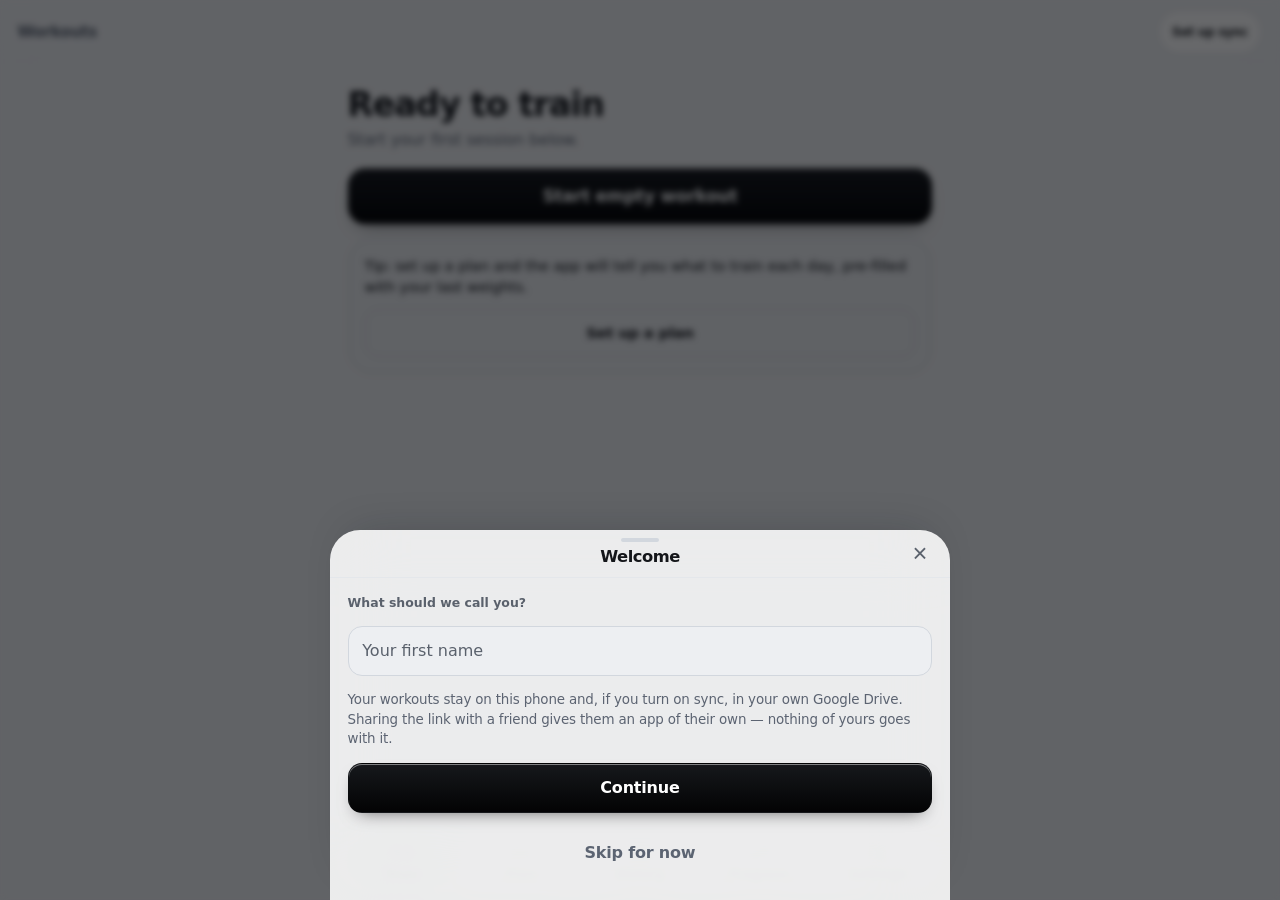
<file: index.html>
<!doctype html>
<html lang="en">
<head>
<meta charset="utf-8">
<title>Workout Tracker</title>
<meta name="viewport" content="width=device-width, initial-scale=1, viewport-fit=cover, maximum-scale=1">
<meta name="description" content="A private, offline-first gym log that syncs to your own Google Drive.">
<meta name="theme-color" content="#05070B" media="(prefers-color-scheme: dark)">
<meta name="theme-color" content="#EEF1F6" media="(prefers-color-scheme: light)">
<meta name="apple-mobile-web-app-capable" content="yes">
<meta name="mobile-web-app-capable" content="yes">
<meta name="apple-mobile-web-app-status-bar-style" content="black-translucent">
<meta name="apple-mobile-web-app-title" content="Workouts">
<link rel="manifest" href="./manifest.webmanifest">
<link rel="apple-touch-icon" href="./icons/apple-touch-icon.png">
<link rel="icon" href="./icons/icon-192.png" sizes="192x192">
<link rel="stylesheet" href="./assets/app.css">
</head>
<body>
  <div class="atmos" aria-hidden="true"></div>
  <div id="app">
    <div id="splash" class="splash">
      <div class="splash-mark" aria-hidden="true">
        <svg viewBox="0 0 24 24" fill="none" stroke="currentColor" stroke-width="1.8"
             stroke-linecap="round" stroke-linejoin="round">
          <rect x="2" y="9.5" width="2.6" height="5" rx="1.1"/>
          <rect x="5.2" y="7" width="3" height="10" rx="1.2"/>
          <path d="M8.6 12h6.8"/>
          <rect x="15.8" y="7" width="3" height="10" rx="1.2"/>
          <rect x="19.4" y="9.5" width="2.6" height="5" rx="1.1"/>
        </svg>
      </div>
      <p>Loading your workouts…</p>
    </div>
  </div>
  <div id="toast" class="toast" role="status" aria-live="polite"></div>
  <noscript>
    <p style="padding:2rem;font:16px system-ui">This app needs JavaScript enabled.</p>
  </noscript>
  <script type="module" src="./js/app.js"></script>
</body>
</html>
</file>
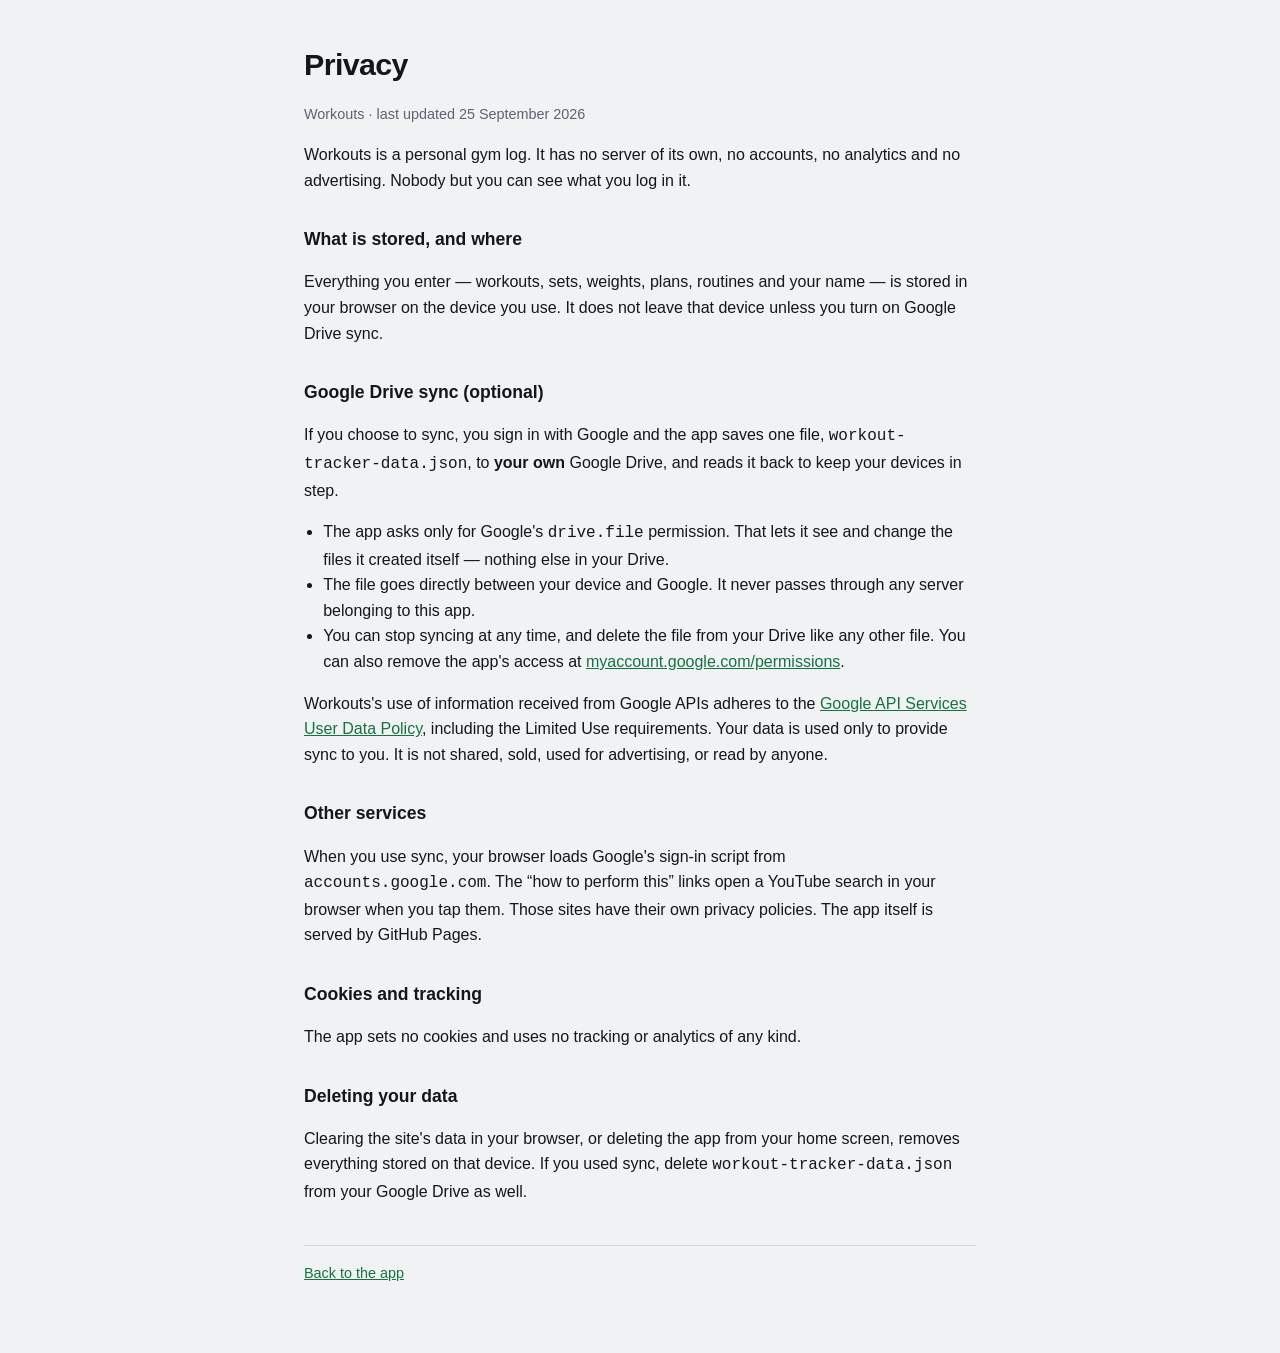
<file: privacy.html>
<!doctype html>
<html lang="en">
<head>
<meta charset="utf-8">
<meta name="viewport" content="width=device-width, initial-scale=1, viewport-fit=cover">
<title>Privacy · Workouts</title>
<meta name="color-scheme" content="light dark">
<style>
  :root { --bg: #F1F2F4; --text: #14161A; --muted: #5C6472; --line: #D2D7DE; --link: #14743F; }
  @media (prefers-color-scheme: dark) {
    :root { --bg: #111317; --text: #ECEEF1; --muted: #A3AAB5; --line: #3A4048; --link: #63D397; }
  }
  body {
    margin: 0; background: var(--bg); color: var(--text);
    font: 16px/1.6 -apple-system, BlinkMacSystemFont, "Segoe UI", Roboto, sans-serif;
  }
  main { max-width: 42rem; margin: 0 auto; padding: 2.5rem 1.25rem 4rem; }
  h1 { font-size: 1.9rem; letter-spacing: -0.02em; margin: 0 0 0.25rem; }
  h2 { font-size: 1.1rem; margin: 2rem 0 0.4rem; }
  p, li { color: var(--text); }
  .muted { color: var(--muted); font-size: 0.9rem; }
  ul { padding-left: 1.2rem; }
  a { color: var(--link); }
  hr { border: none; border-top: 1px solid var(--line); margin: 2.5rem 0 1rem; }
</style>
</head>
<body>
<main>
  <h1>Privacy</h1>
  <p class="muted">Workouts · last updated 25 September 2026</p>

  <p>Workouts is a personal gym log. It has no server of its own, no accounts,
  no analytics and no advertising. Nobody but you can see what you log in it.</p>

  <h2>What is stored, and where</h2>
  <p>Everything you enter — workouts, sets, weights, plans, routines and your
  name — is stored in your browser on the device you use. It does not leave that
  device unless you turn on Google Drive sync.</p>

  <h2>Google Drive sync (optional)</h2>
  <p>If you choose to sync, you sign in with Google and the app saves one file,
  <code>workout-tracker-data.json</code>, to <strong>your own</strong> Google Drive,
  and reads it back to keep your devices in step.</p>
  <ul>
    <li>The app asks only for Google's <code>drive.file</code> permission. That lets it
    see and change the files it created itself — nothing else in your Drive.</li>
    <li>The file goes directly between your device and Google. It never passes
    through any server belonging to this app.</li>
    <li>You can stop syncing at any time, and delete the file from your Drive like
    any other file. You can also remove the app's access at
    <a href="https://myaccount.google.com/permissions">myaccount.google.com/permissions</a>.</li>
  </ul>
  <p>Workouts's use of information received from Google APIs adheres to the
  <a href="https://developers.google.com/terms/api-services-user-data-policy">Google API
  Services User Data Policy</a>, including the Limited Use requirements. Your data is
  used only to provide sync to you. It is not shared, sold, used for advertising, or
  read by anyone.</p>

  <h2>Other services</h2>
  <p>When you use sync, your browser loads Google's sign-in script from
  <code>accounts.google.com</code>. The “how to perform this” links open a YouTube search
  in your browser when you tap them. Those sites have their own privacy policies.
  The app itself is served by GitHub Pages.</p>

  <h2>Cookies and tracking</h2>
  <p>The app sets no cookies and uses no tracking or analytics of any kind.</p>

  <h2>Deleting your data</h2>
  <p>Clearing the site's data in your browser, or deleting the app from your home
  screen, removes everything stored on that device. If you used sync, delete
  <code>workout-tracker-data.json</code> from your Google Drive as well.</p>

  <hr>
  <p class="muted"><a href="./">Back to the app</a></p>
</main>
</body>
</html>
</file>
<file: assets/app.css>
/* ===========================================================================
   Workout Tracker

   Paper, not a console. A light ground because the use scene is a brightly
   lit gym; ink for the primary action; green only for work completed; one
   warm note when a set beats your best.

   Two structural rules, both learned the hard way:

   1. No eyebrows. A heading carries its own weight — no SET / PREVIOUS / KG
      label rows, no kicker above a title. Units live inline with the number
      they belong to, so a logged set reads "24 kg x 10" rather than sitting
      under a spreadsheet header.
   2. Last week's numbers are the placeholders. Recognition beats recall, and
      it removes a whole column from the densest screen in the app.
   =========================================================================== */

:root {
  color-scheme: light dark;

  /* Ground is light because the use scene is a brightly lit gym, not because
     fitness apps are usually dark. */
  --ink: #F1F2F4;
  --ink-raise: #FFFFFF;
  --chrome: rgba(255, 255, 255, 0.88);

  --glass: #FFFFFF;
  --glass-strong: #FFFFFF;
  --glass-sunken: #F5F6F8;
  --hairline: #E4E7EB;
  --hairline-strong: #D2D7DE;
  --specular: rgba(255, 255, 255, 0);

  --text: #14161A;
  --text-2: #5C6472;
  --text-3: #5A616C;

  /* The primary action is ink on paper, not a glowing accent. */
  --accent: #16181C;
  --accent-deep: #000000;
  --on-accent: #FFFFFF;
  --accent-wash: #EDEFF2;
  --accent-edge: #D2D7DE;

  /* Completed work reads green; it is the only routine colour in the app. */
  --done: #14743F;
  --done-wash: #E4F1E9;
  --done-edge: #B4DCC4;
  --on-done: #FFFFFF;
  /* a switch that is on: green in both themes, deep enough to hold a white knob */
  --switch-on: #14743F;

  /* Beating your best is the one warm moment. */
  --ember: #A34A00;
  --ember-hot: #7E3800;
  --ember-wash: #FBEBDC;

  --ok: #14743F;
  --danger: #B3261E;
  --danger-solid: #B3261E;

  --r-card: 24px;
  --r-control: 14px;
  --r-capsule: 999px;

  --tabbar-h: 60px;
  --safe-top: env(safe-area-inset-top, 0px);
  --safe-bottom: env(safe-area-inset-bottom, 0px);

  --surface-border: transparent;
  --surface-shadow: 0 6px 20px -10px rgba(16, 20, 28, 0.22);
  --lift: 0 6px 20px -10px rgba(16, 20, 28, 0.22);
  --lift-sheet: 0 -16px 44px -24px rgba(16, 20, 28, 0.28);

  --ease: cubic-bezier(0.22, 1, 0.36, 1);
  --ease-exp: cubic-bezier(0.16, 1, 0.3, 1);
}

@media (prefers-color-scheme: dark) {
  :root {
    --ink: #101215;
    --ink-raise: #181B20;
    --chrome: rgba(24, 27, 32, 0.90);
    --glass: #181B20;
    --glass-strong: #1D2126;
    --glass-sunken: #14171B;
    --hairline: #2A2F36;
    --hairline-strong: #3A4048;
    --specular: rgba(255, 255, 255, 0.04);
    --text: #F2F4F6;
    --text-2: #A7AFBA;
    --text-3: #98A1AC;
    --accent: #F2F4F6;
    --accent-deep: #FFFFFF;
    --on-accent: #101215;
    --accent-wash: #22262C;
    --accent-edge: #3A4048;
    --done: #63D397;
    --done-wash: #14301F;
    --done-edge: #2A6B45;
    --on-done: #07210F;
    --switch-on: #2E9E5F;
    --ember: #FFA55C;
    --ember-hot: #FF8A3D;
    --ember-wash: #33220F;
    --ok: #63D397;
    --danger: #FF7A6E;
    --danger-solid: #A8281F;
    --surface-border: #2A2F36;
    --surface-shadow: none;
    --lift: 0 8px 24px -14px rgba(0, 0, 0, 0.75);
    --lift-sheet: 0 -16px 44px -24px rgba(0, 0, 0, 0.7);
  }
}

* { box-sizing: border-box; }

html, body {
  margin: 0;
  padding: 0;
  height: 100%;
  overscroll-behavior-y: none;
}

body {
  background: var(--ink);
  color: var(--text);
  font: 400 16px/1.45 -apple-system, BlinkMacSystemFont, "SF Pro Text", "Segoe UI", system-ui, sans-serif;
  -webkit-font-smoothing: antialiased;
  -webkit-tap-highlight-color: transparent;
  letter-spacing: -0.011em;
}

/* --------------------------------------------------------------- atmosphere
   Glass needs something behind it to bend. Two slow colour fields plus a
   grain overlay give the blurred chrome real depth instead of flat grey. */

.atmos {
  position: fixed;
  inset: 0;
  z-index: -1;
  pointer-events: none;
  background: var(--ink);
}



/* ------------------------------------------------------------- typography */

h1, h2, h3 { margin: 0; line-height: 1.08; font-weight: 700; letter-spacing: -0.03em; }
h1 { font-size: 2rem; }
h2 { font-size: 1.05rem; }
h3 { font-size: 1.05rem; letter-spacing: -0.024em; }
p { margin: 0; }
a { color: var(--accent); text-underline-offset: 3px; }

.muted { color: var(--text-2); }
.small { font-size: 0.84rem; }
.pad { padding: 1rem; }
.pad-top { padding-top: 0.55rem; }

/* every number in the app aligns and never jitters */
.set-input, .rest-time, .session-elapsed, .stat strong, .stat-card strong,
.sched-date, .set-prev, .mini-row, .history-sets, .rest-pill, .rest-option {
  font-variant-numeric: tabular-nums;
  font-feature-settings: "tnum" 1, "ss01" 1;
}

/* Supporting labels are quiet, not shouted. */
.section-title h2, .month-head, .stat span, .stat-card span,
.sched-day, .mini-head, .chart-caption, .week-day, .field-label {
  font-size: 0.78rem;
  font-weight: 600;
  letter-spacing: 0;
  text-transform: none;
  color: var(--text-3);
}

/* ----------------------------------------------------------------- splash */

.splash {
  flex: 1;
  display: grid;
  place-content: center;
  justify-items: center;
  gap: 1rem;
  color: var(--text-2);
}
.splash-mark {
  width: 46px;
  height: 46px;
  color: var(--accent);
  animation: breathe 2.4s var(--ease) infinite;
}
.splash-mark svg { width: 100%; height: 100%; }
@keyframes breathe { 0%, 100% { opacity: 0.45; } 50% { opacity: 1; } }

.boot-error { padding: 2.5rem 1.25rem; }

/* ----------------------------------------------------------------- topbar */

.topbar {
  position: sticky;
  top: 0;
  z-index: 20;
  display: flex;
  align-items: center;
  justify-content: space-between;
  gap: 0.75rem;
  padding: calc(var(--safe-top) + 0.65rem) 1.1rem 0.65rem;
  background: linear-gradient(to bottom, color-mix(in srgb, var(--ink) 82%, transparent), transparent);
  backdrop-filter: blur(18px) saturate(180%);
  -webkit-backdrop-filter: blur(18px) saturate(180%);
}

.brand {
  font-size: 0.95rem;
  font-weight: 650;
  letter-spacing: -0.015em;
  color: var(--text-2);
}

.sync-badge {
  border: 1px solid var(--hairline);
  /* opaque: a blurred backdrop makes per-pixel contrast depend on whatever
     the atmosphere happens to paint behind it */
  background: var(--ink-raise);
  color: var(--text);
  font: inherit;
  font-size: 0.72rem;
  font-weight: 600;
  min-height: 44px;
  padding: 0 0.85rem;
  border-radius: var(--r-capsule);
  cursor: pointer;
  white-space: nowrap;
  transition: color 0.2s, border-color 0.2s;
}
.sync-badge.ok { color: var(--ok); border-color: color-mix(in srgb, var(--ok) 32%, transparent); }
.sync-badge.bad { color: var(--danger); border-color: color-mix(in srgb, var(--danger) 38%, transparent); }
.sync-badge.busy { color: var(--accent); border-color: var(--accent-edge); }

/* ------------------------------------------------------------------- main */

.main {
  flex: 1;
  overflow-y: auto;
  -webkit-overflow-scrolling: touch;
  padding-bottom: calc(var(--tabbar-h) + var(--safe-bottom) + 2.4rem);
}
body.resting .main { padding-bottom: calc(var(--tabbar-h) + var(--safe-bottom) + 7rem); }

.view {
  display: flex;
  flex-direction: column;
  gap: 0.85rem;
  padding: 0.5rem 1.1rem 1rem;
  max-width: 620px;
  margin: 0 auto;
  width: 100%;
}

/* one orchestrated reveal per screen, not scattered fidgeting */
.view > * {
  animation: rise 0.5s var(--ease) both;
}
.view > *:nth-child(1) { animation-delay: 0.01s; }
.view > *:nth-child(2) { animation-delay: 0.05s; }
.view > *:nth-child(3) { animation-delay: 0.09s; }
.view > *:nth-child(4) { animation-delay: 0.13s; }
.view > *:nth-child(n+5) { animation-delay: 0.16s; }

@keyframes rise {
  from { opacity: 0; transform: translateY(10px); }
  to { opacity: 1; transform: none; }
}

.hero { display: flex; flex-direction: column; gap: 0.3rem; padding: 0.9rem 0 0.2rem; }
.hero h1 { font-size: 2.1rem; }

.section-title {
  display: flex;
  align-items: center;
  justify-content: space-between;
  margin-top: 0.7rem;
}
.month-head { margin-top: 0.9rem; }

/* ---------------------------------------------------------------- buttons */

.btn {
  appearance: none;
  border: 1px solid transparent;
  border-radius: var(--r-control);
  font: inherit;
  font-weight: 650;
  letter-spacing: -0.012em;
  padding: 0.78rem 1.1rem;
  min-height: 48px;
  cursor: pointer;
  background: var(--glass-strong);
  color: var(--text);
  border-color: var(--hairline);
  transition: transform 0.12s var(--ease-exp), filter 0.2s, opacity 0.2s;
}
.btn:active { transform: scale(0.975); }
.btn:disabled { opacity: 0.4; cursor: default; }

.btn-primary {
  background: linear-gradient(180deg, var(--accent) 0%, var(--accent-deep) 115%);
  color: var(--on-accent);
  border-color: transparent;
  box-shadow:
    inset 0 1px 0 rgba(255, 255, 255, 0.45),
    0 8px 18px -10px rgba(0, 0, 0, 0.65);
  font-weight: 700;
}

.btn-secondary { background: var(--glass); border-color: var(--hairline); }
.btn-ghost { background: transparent; border-color: var(--hairline-strong); }
.btn-quiet { background: transparent; color: var(--text-2); border-color: transparent; }
.btn-danger { background: var(--danger-solid); color: #fff; border-color: transparent; }
.btn-block { width: 100%; }
.btn-lg { min-height: 56px; font-size: 1.06rem; border-radius: 17px; }
.btn-sm { min-height: 46px; padding: 0.4rem 0.8rem; font-size: 0.85rem; border-radius: 11px; }

.btn-row { display: flex; gap: 0.5rem; flex-wrap: wrap; }
.btn-row .btn { flex: 1 1 auto; }

.icon-btn {
  background: transparent;
  border: none;
  color: var(--text-3);
  font-size: 1.15rem;
  line-height: 1;
  width: 44px;
  height: 44px;
  border-radius: 50%;
  cursor: pointer;
  flex: none;
  transition: background 0.2s, color 0.2s;
}
.icon-btn:active { background: var(--glass-strong); color: var(--text); }
.icon-btn:disabled { opacity: 0.28; }
.icon-danger { color: var(--danger); }

/* ------------------------------------------------------------------ cards
   Content surfaces are opaque-ish, not blurred: they scroll, and blurring
   scrolling layers is where iOS drops frames. */

.card {
  background: var(--glass);
  border: 0;
  border-radius: var(--r-card);
  padding: 1rem;
  display: flex;
  flex-direction: column;
  gap: 0.7rem;
  box-shadow: var(--surface-shadow);
}

.card-head { display: flex; align-items: flex-start; justify-content: space-between; gap: 0.6rem; }
.card-tap { text-align: left; cursor: pointer; font: inherit; color: inherit; }
.card-cta { color: var(--accent); font-size: 0.78rem; font-weight: 700; letter-spacing: 0.01em; }

.routine-grid { display: grid; gap: 0.65rem; }
.stack { display: flex; flex-direction: column; gap: 0.85rem; }

.note {
  background: var(--accent-wash);
  border: 1px solid var(--accent-edge);
  border-radius: var(--r-card);
  padding: 1rem;
  display: flex;
  flex-direction: column;
  gap: 0.7rem;
  font-size: 0.92rem;
}

.empty {
  text-align: center;
  padding: 2.6rem 1rem;
  color: var(--text-2);
  display: flex;
  flex-direction: column;
  gap: 0.5rem;
  align-items: center;
}
.empty-icon { width: 34px; height: 34px; color: var(--text-3); margin-bottom: 0.3rem; }
.empty-icon svg { width: 100%; height: 100%; }
.empty h3 { color: var(--text); font-size: 1.15rem; }

/* ------------------------------------------------------------------ stats */

.stat-row { display: flex; gap: 0.75rem; justify-content: space-between; }
.stat { display: flex; flex-direction: column; gap: 0.18rem; flex: 1; min-width: 0; }
.stat strong { font-size: 1.12rem; font-weight: 700; letter-spacing: -0.03em; }

.stat-grid { display: grid; grid-template-columns: repeat(2, 1fr); gap: 0.65rem; }
.stat-card {
  background: var(--glass);
  border: 0;
  border-radius: 18px;
  padding: 0.95rem;
  display: flex;
  flex-direction: column;
  gap: 0.22rem;
  box-shadow: var(--surface-shadow);
}
.stat-card strong { font-size: 1.7rem; font-weight: 800; letter-spacing: -0.045em; }

/* ---------------------------------------------------------------- session */

.session-head { display: flex; align-items: flex-start; gap: 0.7rem; padding-top: 0.6rem; }
.session-head-main { flex: 1; min-width: 0; display: flex; flex-direction: column; gap: 0.15rem; }

.session-title {
  background: transparent;
  border: none;
  min-height: 44px;
  color: var(--text);
  font: inherit;
  font-size: 1.75rem;
  font-weight: 800;
  letter-spacing: -0.038em;
  padding: 0;
  width: 100%;
  line-height: 1.05;
}
.session-title:focus { outline: none; }

.session-elapsed { color: var(--text-2); font-size: 0.86rem; font-weight: 600; }
.tile .session-elapsed { color: var(--text); font-size: inherit; font-weight: inherit; }


.entries { display: flex; flex-direction: column; gap: 0.75rem; }

.entry {
  background: var(--ink-raise);
  border: 0;
  border-radius: var(--r-card);
  padding: 1.1rem 1rem 0.9rem;
  display: flex;
  flex-direction: column;
  gap: 0.85rem;
  box-shadow: var(--surface-shadow);
}
.entry-head { display: flex; align-items: flex-start; justify-content: space-between; gap: 0.5rem; }
.entry h3 { font-size: 1.32rem; letter-spacing: -0.028em; }

/* one meta line, not three stacked labels */
.entry-meta {
  font-size: 0.88rem;
  color: var(--text-2);
  margin-top: 3px;
}
.entry-meta strong { color: var(--text); font-weight: 650; }

.entry-note {
  font-size: 0.88rem;
  color: var(--text-2);
  margin-top: 7px;
  line-height: 1.4;
  padding-left: 0.7rem;
  border-left: 2px solid var(--hairline);
}

.entry-rest { display: flex; align-items: center; justify-content: flex-end; gap: 0.5rem; }
.rest-pill {
  background: var(--glass-sunken);
  border: 1px solid var(--hairline);
  color: var(--text-2);
  border-radius: var(--r-capsule);
  min-height: 44px;
  display: inline-flex;
  align-items: center;
  gap: 0.4rem;
  padding: 0 1rem;
  font: inherit;
  font-size: 0.88rem;
  font-weight: 600;
  cursor: pointer;
}

/* ------------------------------------------------------------- set rows */

.sets { display: flex; flex-direction: column; gap: 0.5rem; }

.set-row {
  display: grid;
  grid-template-columns: 26px 1fr 1fr 52px;
  gap: 0.5rem;
  align-items: center;
  padding: 0.25rem 0.5rem 0.25rem 0;
  border-radius: 16px;
  margin-inline: -0.15rem;
  padding-left: 0.15rem;
}

/* the number is small by design; its hit area is not */
.set-index {
  position: relative;
  background: none;
  border: none;
  color: var(--text-3);
  font: inherit;
  font-size: 0.95rem;
  font-weight: 650;
  height: 44px;
  cursor: pointer;
  padding: 0;
}
.set-index::after { content: ""; position: absolute; inset: 0 -9px; }

/* number and unit are one object, so a set reads as a phrase */
.set-field {
  display: flex;
  align-items: baseline;
  justify-content: center;
  gap: 0.28rem;
  background: var(--glass-sunken);
  border: 1.5px solid var(--hairline);
  border-radius: 15px;
  height: 54px;
  padding: 0 0.55rem;
  transition: border-color 0.16s, background 0.16s;
}
.set-field:focus-within {
  border-color: var(--accent);
  background: var(--ink-raise);
}

.set-input {
  background: none;
  border: none;
  color: var(--text);
  font: inherit;
  font-size: 21px;
  font-weight: 700;
  letter-spacing: -0.03em;
  text-align: right;
  width: 100%;
  min-width: 0;
  padding: 0;
}
.set-input:focus { outline: none; }
.set-input::placeholder { color: var(--text-3); font-weight: 600; opacity: 1; }

.set-unit {
  font-size: 0.82rem;
  font-weight: 600;
  color: var(--text-3);
  flex: none;
}

.set-check {
  height: 48px;
  width: 48px;
  justify-self: end;
  border-radius: 50%;
  border: 1.5px solid var(--hairline-strong);
  background: var(--ink-raise);
  color: var(--text-3);
  font-size: 1.1rem;
  font-weight: 700;
  cursor: pointer;
  transition: transform 0.14s var(--ease-exp), background 0.18s, border-color 0.18s, color 0.18s;
}
.set-check:active { transform: scale(0.9); }
.set-check.on {
  background: var(--done);
  border-color: var(--done);
  color: var(--on-done);
}

/* a completed set is a filled band you can read across the room */
.set-row.set-done {
  background: var(--done-wash);
}
.set-done .set-field { border-color: var(--done-edge); background: transparent; }
.set-done .set-index { color: var(--done); }
.set-warmup .set-index { color: var(--ember); }

.set-pr { animation: ember 1.5s var(--ease); }
@keyframes ember {
  0% { background: var(--done-wash); }
  25% { background: var(--ember-wash); }
  100% { background: var(--done-wash); }
}
.set-pr .set-check.on { background: var(--ember); border-color: var(--ember); color: #fff; }

/* --------------------------------------------------------------- rest bar
   The hero moment. Real glass, oversized clock, a fill that drains left to
   right so you can read progress without reading the number. */

.restbar {
  position: fixed;
  left: 0.7rem;
  right: 0.7rem;
  bottom: calc(var(--tabbar-h) + var(--safe-bottom) + 0.75rem);
  z-index: 25;
  border-radius: 20px;
  overflow: hidden;
  background: var(--chrome);
  backdrop-filter: blur(28px) saturate(190%);
  -webkit-backdrop-filter: blur(28px) saturate(190%);
  border: 0;
  box-shadow: var(--surface-shadow);
  max-width: 604px;
  margin: 0 auto;
  animation: rise 0.35s var(--ease-exp) both;
}
.restbar[hidden] { display: none; }

/* scaleX, never width: animating a layout property re-lays out the bar on
   every frame of a three-minute countdown. */
.rest-fill {
  position: absolute;
  inset: 0;
  transform: scaleX(0);
  transform-origin: left center;
  will-change: transform;
  background: linear-gradient(90deg, var(--accent-wash), color-mix(in srgb, var(--accent) 22%, transparent));
  transition: transform 0.25s linear;
}

.restbar-inner {
  position: relative;
  display: flex;
  align-items: center;
  gap: 0.5rem;
  padding: 0.6rem 0.75rem;
}

.rest-main { flex: 1; display: flex; flex-direction: column; align-items: center; line-height: 1; gap: 3px; }
.rest-time {
  font-size: 1.85rem;
  font-weight: 800;
  letter-spacing: -0.05em;
}

.restbar.urgent .rest-time { color: var(--accent); animation: tick 1s steps(2) infinite; }
@keyframes tick { 50% { opacity: 0.45; } }

.rest-adjust, .rest-skip {
  background: var(--glass-sunken);
  border: 1px solid var(--hairline);
  color: var(--text);
  border-radius: 11px;
  font: inherit;
  font-size: 0.82rem;
  font-weight: 700;
  min-height: 44px;
  padding: 0 0.75rem;
  cursor: pointer;
  flex: none;
}
.rest-skip { background: transparent; color: var(--text-2); border-color: transparent; }

.rest-grid { display: grid; grid-template-columns: repeat(4, 1fr); gap: 0.45rem; }
.rest-option {
  background: var(--glass-sunken);
  border: 1px solid var(--hairline);
  color: var(--text);
  border-radius: 12px;
  padding: 0.65rem 0.2rem;
  font: inherit;
  font-weight: 650;
  cursor: pointer;
}
.rest-option.on {
  background: linear-gradient(180deg, var(--accent) 0%, var(--accent-deep) 120%);
  color: var(--on-accent);
  border-color: transparent;
}

/* ----------------------------------------------------------------- tabbar
   Floating capsule rather than a full-width bar — the signature Liquid
   Glass control, and it lets the atmosphere show through underneath. */

.tabbar {
  position: fixed;
  left: 0.7rem;
  right: 0.7rem;
  bottom: calc(var(--safe-bottom) + 0.5rem);
  z-index: 30;
  display: grid;
  grid-template-columns: repeat(5, 1fr);
  height: var(--tabbar-h);
  border-radius: var(--r-capsule);
  background: var(--chrome);
  backdrop-filter: blur(30px) saturate(200%);
  -webkit-backdrop-filter: blur(30px) saturate(200%);
  border: 0;
  box-shadow: var(--surface-shadow);
  max-width: 604px;
  margin: 0 auto;
  padding: 0 0.3rem;
}

.tab {
  position: relative;
  background: none;
  border: none;
  color: var(--text-3);
  font: inherit;
  display: flex;
  flex-direction: column;
  align-items: center;
  justify-content: center;
  gap: 3px;
  cursor: pointer;
  transition: color 0.22s var(--ease);
}
.tab-icon { display: block; width: 21px; height: 21px; transition: transform 0.3s var(--ease-exp); }
.tab-icon svg { width: 100%; height: 100%; display: block; }
.tab-label { font-size: 0.72rem; font-weight: 650; letter-spacing: 0.02em; }

.tab.live { color: var(--text); }
.tab.live .tab-icon::after {
  content: "";
  position: absolute;
  top: -2px;
  right: -6px;
  width: 7px;
  height: 7px;
  border-radius: 50%;
  background: var(--accent);
}
.tab.live .tab-icon { position: relative; }

.tab.on { color: var(--text); }
.tab.on .tab-icon { transform: translateY(-1px) scale(1.06); }
.tab.on .tab-icon svg { stroke-width: 2.1; }
.tab.on::before {
  content: "";
  position: absolute;
  inset: 6px 4px;
  border-radius: var(--r-capsule);
  background: var(--accent-wash);
  border: 1px solid var(--accent-edge);
  z-index: -1;
  animation: pill 0.34s var(--ease-exp) both;
}
@keyframes pill { from { opacity: 0; transform: scale(0.82); } to { opacity: 1; transform: none; } }

/* ------------------------------------------------------------------ forms */

.form { display: flex; flex-direction: column; gap: 0.9rem; }
.field { display: flex; flex-direction: column; gap: 0.35rem; }
.field-hint { font-size: 0.76rem; color: var(--text-3); letter-spacing: 0; text-transform: none; font-weight: 400; }

.input {
  background: var(--glass-sunken);
  border: 1px solid var(--hairline);
  border-radius: var(--r-control);
  color: var(--text);
  font: inherit;
  font-size: 16px;
  padding: 0.76rem 0.85rem;
  width: 100%;
  min-height: 48px;
}
.input:focus { outline: none; border-color: var(--accent-edge); background: var(--accent-wash); }
.input::placeholder { color: var(--text-3); }
textarea.input { min-height: 96px; resize: vertical; }
.input-sm { min-height: 40px; padding: 0.4rem 0.5rem; text-align: center; border-radius: 11px; }

.mini-field { display: flex; flex-direction: column; gap: 0.25rem; }
.mini-field span {
  font-size: 0.64rem; font-weight: 700; text-transform: uppercase;
  letter-spacing: 0.1em; color: var(--text-3); text-align: center;
}

.switch {
  display: flex;
  align-items: center;
  justify-content: space-between;
  gap: 0.75rem;
  padding: 0.5rem 0;
  cursor: pointer;
  font-size: 0.94rem;
}
.switch-input { position: absolute; opacity: 0; pointer-events: none; }
.switch-track {
  flex: none;
  width: 48px;
  height: 29px;
  border-radius: var(--r-capsule);
  background: var(--glass-sunken);
  border: 1px solid var(--hairline);
  position: relative;
  transition: background 0.24s var(--ease), border-color 0.24s;
}
.switch-track::after {
  content: "";
  position: absolute;
  top: 2px;
  left: 2px;
  width: 23px;
  height: 23px;
  border-radius: 50%;
  background: var(--text-3);
  transition: transform 0.28s var(--ease-exp), background 0.24s;
}
/* On is green in both themes. It used to borrow the accent, which in dark mode
   is near-white — under a white knob the whole switch vanished. */
.switch-input:checked ~ .switch-track {
  background: var(--switch-on);
  border-color: transparent;
}
.switch-input:checked ~ .switch-track::after {
  transform: translateX(19px);
  background: #fff;
  box-shadow: 0 1px 3px rgba(0, 0, 0, 0.28);
}
.switch-input:focus-visible ~ .switch-track { outline: 2px solid var(--switch-on); outline-offset: 2px; }

/* ------------------------------------------------------------------ sheet */

.sheet-backdrop {
  position: fixed;
  inset: 0;
  background: rgba(2, 4, 8, 0.6);
  backdrop-filter: blur(3px);
  -webkit-backdrop-filter: blur(3px);
  opacity: 0;
  transition: opacity 0.24s var(--ease);
  z-index: 40;
}
.sheet-backdrop.open { opacity: 1; }

.sheet {
  position: fixed;
  left: 0;
  right: 0;
  bottom: 0;
  z-index: 50;
  background: var(--chrome);
  backdrop-filter: blur(36px) saturate(190%);
  -webkit-backdrop-filter: blur(36px) saturate(190%);
  border-top-left-radius: 30px;
  border-top-right-radius: 30px;
  border-top: 0;
  box-shadow: var(--lift-sheet);
  max-height: 88dvh;
  display: flex;
  flex-direction: column;
  transform: translateY(100%);
  transition: transform 0.34s var(--ease);
  max-width: 620px;
  margin: 0 auto;
}
.sheet.open { transform: translateY(0); }
.sheet-full { height: 88dvh; }

.sheet-head {
  position: relative;
  display: flex;
  align-items: center;
  justify-content: center;
  padding: 1.1rem 3rem 0.7rem;
  border-bottom: 1px solid var(--hairline);
}
.sheet-grip {
  position: absolute;
  top: 8px;
  left: 50%;
  transform: translateX(-50%);
  width: 38px;
  height: 4px;
  border-radius: 2px;
  background: var(--hairline-strong);
}
.sheet-head h2 { font-size: 1.02rem; }
.sheet-close {
  position: absolute;
  right: 0.5rem;
  top: 50%;
  transform: translateY(-50%);
  background: none;
  border: none;
  color: var(--text-3);
  font-size: 1.6rem;
  line-height: 1;
  width: 44px;
  height: 44px;
  cursor: pointer;
}

.sheet-body {
  overflow-y: auto;
  -webkit-overflow-scrolling: touch;
  padding: 1rem 1.1rem calc(1.4rem + var(--safe-bottom));
  flex: 1;
}

.menu { display: flex; flex-direction: column; }
.menu-item {
  background: none;
  border: none;
  border-bottom: 1px solid var(--hairline);
  color: var(--text);
  font: inherit;
  font-weight: 550;
  text-align: left;
  padding: 1rem 0.25rem;
  cursor: pointer;
}
.menu-item:last-child { border-bottom: none; }
.menu-item:disabled { opacity: 0.3; }
.menu-danger { color: var(--danger); }

.confirm { display: flex; flex-direction: column; gap: 1.1rem; }
.confirm-actions { display: flex; gap: 0.55rem; }
.confirm-actions .btn { flex: 1; }

/* ----------------------------------------------------------------- picker */

.picker { display: flex; flex-direction: column; gap: 0.65rem; height: 100%; }
.picker-search { position: sticky; top: 0; }

/* flex-shrink:0 or the 5000px-tall result list below crushes this row to a
   few unreadable pixels. */
.chips {
  display: flex;
  gap: 0.35rem;
  overflow-x: auto;
  padding-bottom: 0.25rem;
  scrollbar-width: none;
  flex-shrink: 0;
}
.chips::-webkit-scrollbar { display: none; }
.chip {
  background: var(--glass-sunken);
  border: 1px solid var(--hairline);
  color: var(--text-2);
  border-radius: var(--r-capsule);
  padding: 0 0.9rem;
  min-height: 44px;
  display: inline-flex;
  align-items: center;
  font: inherit;
  font-size: 0.8rem;
  font-weight: 600;
  white-space: nowrap;
  cursor: pointer;
  flex: none;
}
.chip-on {
  background: linear-gradient(180deg, var(--accent) 0%, var(--accent-deep) 130%);
  color: var(--on-accent);
  border-color: transparent;
}

.picker-list { display: flex; flex-direction: column; }
.picker-item {
  background: none;
  border: none;
  border-bottom: 1px solid var(--hairline);
  color: var(--text);
  font: inherit;
  text-align: left;
  padding: 0.85rem 0.25rem;
  display: flex;
  flex-direction: column;
  gap: 0.12rem;
  cursor: pointer;
}
.picker-name { font-weight: 600; }
.picker-meta { font-size: 0.76rem; color: var(--text-3); }
.picker-create { color: var(--accent); }

/* --------------------------------------------------------------- routines */

.routine-items { list-style: none; margin: 0; padding: 0; display: flex; flex-direction: column; gap: 0.4rem; }
.routine-items li {
  display: flex;
  align-items: center;
  justify-content: space-between;
  gap: 0.5rem;
  font-size: 0.9rem;
  border-bottom: 1px solid var(--hairline);
  padding-bottom: 0.4rem;
}
.routine-items li:last-child { border-bottom: none; padding-bottom: 0; }

.editor-items { display: flex; flex-direction: column; gap: 0.6rem; }
.editor-item {
  background: var(--glass-sunken);
  border: 1px solid var(--hairline);
  border-radius: var(--r-control);
  padding: 0.7rem;
  display: flex;
  flex-direction: column;
  gap: 0.55rem;
}
.editor-item-head { display: flex; align-items: center; justify-content: space-between; gap: 0.4rem; }
.editor-item-actions { display: flex; gap: 0.1rem; flex: none; }
.editor-item-grid { display: grid; grid-template-columns: repeat(3, 1fr); gap: 0.45rem; }

/* ---------------------------------------------------------------- history */

.history-detail { display: flex; flex-direction: column; gap: 0.5rem; border-top: 1px solid var(--hairline); padding-top: 0.7rem; }
.history-line { display: grid; grid-template-columns: 1fr auto; gap: 0.18rem 0.5rem; font-size: 0.88rem; }
.history-ex { font-weight: 650; }
.history-best { color: var(--text-3); font-size: 0.76rem; text-align: right; font-weight: 600; }
.history-sets { color: var(--text-2); grid-column: 1 / -1; font-weight: 500; }

/* ------------------------------------------------------------------- plan */

.card-today {
  border-color: var(--accent-edge);
  background:
    linear-gradient(180deg, var(--accent-wash), transparent 62%),
    var(--glass);
  box-shadow: inset 0 1px 0 var(--specular), var(--lift);
}
.today-label { color: var(--accent); }
.card-today h3 { font-size: 1.55rem; letter-spacing: -0.035em; }

.sched { display: flex; flex-direction: column; }
.sched-row {
  display: grid;
  grid-template-columns: 32px 54px 1fr auto auto;
  gap: 0.55rem;
  align-items: center;
  padding: 0.5rem 0;
  border-bottom: 1px solid var(--hairline);
  font-size: 0.89rem;
}
.sched-row:last-child { border-bottom: none; }
.sched-date { color: var(--text-3); font-size: 0.79rem; font-weight: 600; }
.sched-name { min-width: 0; font-weight: 650; line-height: 1.25; }
.sched-title {
  display: -webkit-box;
  -webkit-line-clamp: 2;
  -webkit-box-orient: vertical;
  overflow: hidden;
  overflow-wrap: anywhere;
}
.sched-row.is-rest .sched-name { color: var(--text-3); font-weight: 500; }
.sched-row.is-today {
  background: var(--accent-wash);
  margin: 0 -0.5rem;
  padding-inline: 0.5rem;
  border-radius: 12px;
  border-bottom-color: transparent;
}
.sched-row.is-today .sched-day { color: var(--accent); }
.sched-row.is-past { opacity: 0.45; }
.sched-row.is-done .sched-name { color: var(--text-2); }
.sched-done-tag { margin-left: 0.45rem; color: var(--ok); }
.sched-start { min-height: 44px; padding: 0 0.85rem; font-size: 0.82rem; border-radius: 11px; }
/* with several plans running, each session says which plan it came from */
.sched-plan {
  display: block;
  font-size: 0.72rem;
  font-weight: 500;
  color: var(--text-3);
  overflow: hidden;
  text-overflow: ellipsis;
  white-space: nowrap;
}

/* two sessions today: the second sits under the first, divided by a rule */
.today-block { display: flex; flex-direction: column; gap: 0.35rem; }
.today-block-next { border-top: 1px solid var(--hairline); padding-top: 0.8rem; margin-top: 0.45rem; }
.today-block-next h3 { font-size: 1.2rem; }

/* ------------------------------------------------------------ your plans */

.plan-row {
  display: flex;
  align-items: center;
  justify-content: space-between;
  gap: 0.6rem;
  padding: 0.6rem 0;
  border-bottom: 1px solid var(--hairline);
}
.plan-row:last-of-type { border-bottom: none; }
.plan-row-text { min-width: 0; }
.plan-row-name { font-weight: 700; overflow-wrap: anywhere; line-height: 1.3; }
.plan-row-actions { display: flex; gap: 0.3rem; flex: none; }
.plan-remove { color: var(--danger); }

.confirm-stack { display: flex; flex-direction: column; gap: 0.5rem; }
.custom-list { list-style: none; margin: 0.4rem 0 0; padding: 0; }
.in-use-list { margin: 0; padding-left: 1.1rem; font-weight: 600; line-height: 1.6; }

/* ------------------------------------------------------- training days */

.setup-lead { font-size: 1rem; line-height: 1.45; }
.day-picker {
  display: grid;
  grid-template-columns: repeat(7, minmax(0, 1fr));
  gap: 0.3rem;
}
.day-chip {
  position: relative;
  min-height: 52px;
  border-radius: 12px;
  border: 1px solid var(--hairline-strong);
  background: var(--glass-sunken);
  color: var(--text-2);
  font: inherit;
  font-size: 0.8rem;
  font-weight: 700;
  cursor: pointer;
  transition: background-color 0.15s var(--ease), color 0.15s var(--ease);
}
.day-chip.is-on {
  background: var(--accent);
  border-color: transparent;
  color: var(--on-accent);
}
/* a day another plan already trains on: a quiet dot, not a warning */
.day-chip.is-taken::after {
  content: '';
  position: absolute;
  left: 50%;
  bottom: 7px;
  width: 5px;
  height: 5px;
  margin-left: -2.5px;
  border-radius: 50%;
  background: currentColor;
  opacity: 0.55;
}
.setup-count { font-weight: 700; font-size: 0.9rem; color: var(--text-2); }
.setup-count.is-ready { color: var(--done); }

.switch-note { display: block; margin-top: 0.15rem; }



.week-block {
  border: 1px solid var(--hairline);
  border-radius: var(--r-control);
  padding: 0.7rem;
  display: flex;
  flex-direction: column;
  gap: 0.4rem;
  background: var(--glass-sunken);
}
.week-head { display: flex; align-items: center; justify-content: space-between; }
.week-row { display: grid; grid-template-columns: 38px 1fr; gap: 0.5rem; align-items: center; }

.plan-input {
  font-family: ui-monospace, "SF Mono", SFMono-Regular, Menlo, monospace;
  font-size: 14px;
  line-height: 1.55;
  min-height: 200px;
  white-space: pre;
  overflow-wrap: normal;
  overflow-x: auto;
}

.plan-preview {
  display: flex;
  flex-direction: column;
  gap: 0.28rem;
  background: var(--glass-sunken);
  border: 1px solid var(--hairline);
  border-radius: var(--r-control);
  padding: 0.8rem;
}
.plan-ok { font-weight: 700; font-size: 0.92rem; }
.plan-session { font-size: 0.84rem; }
.plan-weeks { margin-top: 0.45rem; display: flex; flex-direction: column; gap: 0.18rem; }
.plan-note { font-size: 0.8rem; color: var(--accent); margin-top: 0.35rem; }
.plan-warn { font-size: 0.8rem; color: var(--danger); }

/* ------------------------------------------------------- program library */

.prog-browse { display: flex; flex-direction: column; gap: 0.55rem; }
.prog-browse .picker-list { margin-top: 0.15rem; }
.prog-summary {
  font-size: 0.86rem;
  color: var(--text-2);
  line-height: 1.35;
}
.prog-detail { display: flex; flex-direction: column; gap: 0.7rem; }
.prog-para {
  font-size: 0.9rem;
  line-height: 1.5;
  color: var(--text-2);
}
.prog-detail .field-label { margin-top: 0.2rem; }
.update-bar {
  position: fixed;
  left: 0;
  right: 0;
  bottom: 0;
  z-index: 60;
  display: flex;
  align-items: center;
  justify-content: space-between;
  gap: 0.8rem;
  padding: 0.8rem 1rem calc(0.8rem + env(safe-area-inset-bottom, 0px));
  background: var(--ink-raise);
  border-top: 1px solid var(--hairline-strong);
  font-size: 0.9rem;
  font-weight: 600;
  transform: translateY(100%);
  transition: transform 0.28s var(--ease-exp);
}
.update-bar.show { transform: translateY(0); }

.prog-session {
  display: flex;
  flex-direction: column;
  gap: 0.1rem;
  padding: 0.5rem 0;
  border-bottom: 1px solid var(--hairline);
}
.prog-session:last-of-type { border-bottom: none; }
.prog-session-head {
  display: flex;
  justify-content: space-between;
  align-items: baseline;
  gap: 0.5rem;
  font-size: 0.9rem;
  margin-bottom: 0.15rem;
}
.prog-day { font-size: 0.72rem; color: var(--text-3); font-weight: 700; }
.prog-ex {
  display: grid;
  grid-template-columns: 4.5rem 1fr;
  gap: 0.5rem;
  font-size: 0.84rem;
  line-height: 1.5;
}
.prog-ex-sets { color: var(--text-3); font-variant-numeric: tabular-nums; }
.prog-ex-name { color: var(--text-2); }
a.prog-ex-name { color: var(--text); text-decoration: underline; text-decoration-color: var(--hairline-strong); text-underline-offset: 2px; }
.prog-taste {
  font-size: 0.78rem;
  color: var(--text-3);
  overflow: hidden;
  text-overflow: ellipsis;
  white-space: nowrap;
}

.prog-source {
  font-size: 0.78rem;
  line-height: 1.45;
  color: var(--text-3);
  border-left: 2px solid var(--hairline-strong);
  padding-left: 0.6rem;
}

/* ----------------------------------------------------------------- charts */

.chart { width: 100%; }
.chart-svg { width: 100%; height: auto; display: block; overflow: visible; }
.chart-empty { color: var(--text-3); font-size: 0.85rem; padding: 1.2rem 0; text-align: center; }
.chart-caption { margin-top: 0.65rem; }

.chart-grid { stroke: var(--hairline); stroke-width: 1; }
.chart-line { fill: none; stroke: var(--accent); stroke-width: 2.2; stroke-linejoin: round; stroke-linecap: round; }
.chart-area { fill: var(--accent-wash); stroke: none; }
.chart-dot { fill: var(--accent); }
.chart-bar { fill: var(--accent); opacity: 0.8; }
.chart-label { fill: var(--text-3); font-size: 9px; font-family: inherit; font-weight: 600; }

.mini-table { display: flex; flex-direction: column; }
.mini-row {
  display: grid;
  grid-template-columns: 1fr auto auto;
  gap: 0.8rem;
  padding: 0.5rem 0;
  border-bottom: 1px solid var(--hairline);
  font-size: 0.87rem;
  font-weight: 550;
}
.mini-row:last-child { border-bottom: none; }
.mini-head { font-weight: 700; }
.mini-row span:first-child { overflow: hidden; text-overflow: ellipsis; white-space: nowrap; }

/* --------------------------------------------------------------- settings */

.sync-status { font-size: 0.86rem; color: var(--text-2); }
.sync-status.is-ok { color: var(--ok); }
.sync-status.is-error { color: var(--danger); }

.help { display: flex; flex-direction: column; gap: 0.8rem; font-size: 0.93rem; }
.help ol { margin: 0; padding-left: 1.25rem; display: flex; flex-direction: column; gap: 0.65rem; }
.code-block {
  display: block;
  background: var(--glass-sunken);
  border: 1px solid var(--hairline);
  border-radius: 10px;
  padding: 0.55rem 0.65rem;
  margin-top: 0.4rem;
  font-family: ui-monospace, "SF Mono", SFMono-Regular, Menlo, monospace;
  font-size: 0.8rem;
  word-break: break-all;
  user-select: all;
  color: var(--accent);
}

/* ------------------------------------------------------------------ toast */

.toast {
  position: fixed;
  left: 50%;
  top: calc(var(--safe-top) + 3.6rem);
  transform: translate(-50%, -0.8rem);
  z-index: 60;
  background: var(--chrome);
  backdrop-filter: blur(24px) saturate(190%);
  -webkit-backdrop-filter: blur(24px) saturate(190%);
  border: 0;
  color: var(--text);
  padding: 0.7rem 1.15rem;
  border-radius: var(--r-capsule);
  font-size: 0.89rem;
  font-weight: 600;
  box-shadow: inset 0 1px 0 var(--specular), var(--lift);
  opacity: 0;
  pointer-events: none;
  transition: opacity 0.24s var(--ease), transform 0.34s var(--ease-exp);
  max-width: calc(100vw - 2rem);
  text-align: center;
}
.toast.show { opacity: 1; transform: translate(-50%, 0); }
.toast-success { border-color: color-mix(in srgb, var(--ok) 45%, transparent); }
.toast-error { border-color: color-mix(in srgb, var(--danger) 50%, transparent); }

/* achievement toast burns warm */
.toast-success.is-pr {
  border-color: var(--ember);
  color: var(--ember);
  box-shadow: inset 0 1px 0 var(--specular), var(--lift);
}

@media (prefers-reduced-motion: reduce) {
  *, *::before, *::after {
    transition-duration: 0.01ms !important;
    animation-duration: 0.01ms !important;
    animation-iteration-count: 1 !important;
  }
  .view > * { animation: none; opacity: 1; transform: none; }
}


/* ---------------------------------------------------------------- summary */

.summary { display: flex; flex-direction: column; gap: 0.9rem; }
.sum-headline { font-size: 1.9rem; letter-spacing: -0.042em; }
.sum-delta { font-size: 0.88rem; font-weight: 650; color: var(--text-2); }
.sum-delta.up { color: var(--ok); }
.sum-delta.down { color: var(--text-2); }
.sum-stats { border-top: 1px solid var(--hairline); border-bottom: 1px solid var(--hairline); padding: 0.8rem 0; }
.sum-prs {
  background: var(--ember-wash);
  border: 1px solid color-mix(in srgb, var(--ember) 40%, transparent);
  border-radius: var(--r-control);
  padding: 0.75rem 0.85rem;
  display: flex;
  flex-direction: column;
  gap: 0.3rem;
}
.sum-prs .today-label { color: var(--ember); }
.sum-pr { font-size: 0.92rem; }
.sum-lines { display: flex; flex-direction: column; }
.sum-line {
  display: flex;
  justify-content: space-between;
  gap: 1rem;
  padding: 0.45rem 0;
  border-bottom: 1px solid var(--hairline);
  font-size: 0.9rem;
  font-variant-numeric: tabular-nums;
}
.sum-line:last-child { border-bottom: none; }

/* ---------------------------------------------------------------- session */

.entry-foot {
  display: flex;
  align-items: center;
  justify-content: space-between;
  gap: 0.6rem;
  padding-top: 0.15rem;
}

/* the session's own numbers, given weight rather than a caption */
.session-totals {
  display: grid;
  grid-template-columns: repeat(3, 1fr);
  gap: 0.55rem;
}
.tile {
  background: var(--ink-raise);
  border: 0;
  border-radius: 18px;
  padding: 0.75rem 0.8rem;
  display: flex;
  flex-direction: column;
  gap: 0.15rem;
  min-width: 0;
}
.tile strong {
  font-size: 1.3rem;
  font-weight: 700;
  letter-spacing: -0.035em;
  font-variant-numeric: tabular-nums;
}
.tile span { font-size: 0.78rem; color: var(--text-3); font-weight: 550; }
.tile.is-progress { background: var(--done-wash); }
.tile.is-progress strong { color: var(--done); }
.tile.is-time strong { font-variant-numeric: tabular-nums; }


/* ------------------------------------------------------- depth per theme
   On paper a soft shadow lifts a card. In the dark a shadow is invisible,
   so a hairline does the work instead — never both, which is the stock
   "generated card" signature. */
@media (prefers-color-scheme: dark) {
  .card, .entry, .tile, .stat-card {
    border: 1px solid var(--hairline);
    box-shadow: none;
  }
  .tile.is-progress { border-color: var(--done-edge); }
  .tabbar, .restbar, .toast { border: 1px solid var(--hairline-strong); }
  .sheet { border-top: 1px solid var(--hairline-strong); }
}


/* -------------------------------------------------------- schedule editing */

/* Only the grip opts out of touch scrolling. Putting touch-action:none on the
   whole row would make the 21-day list impossible to scroll on a phone. */
.sched-grip {
  touch-action: none;
  background: none;
  border: 0;
  padding: 0 0.15rem;
  width: 36px;
  height: 44px;
  color: var(--text-3);
  cursor: grab;
  display: inline-flex;
  align-items: center;
  justify-content: center;
}
.sched-grip svg { width: 20px; height: 20px; display: block; }
.sched-grip:active { cursor: grabbing; color: var(--text); }

.sched-row.is-dragging {
  /* so elementFromPoint sees the row underneath, not the one being dragged */
  pointer-events: none;
  position: relative;
  z-index: 2;
  background: var(--ink-raise);
  border-radius: 12px;
  box-shadow: var(--lift);
  opacity: 0.96;
}

.sched-row.is-drop-target {
  background: var(--accent-wash);
  border-radius: 12px;
  outline: 2px solid var(--accent-edge);
  outline-offset: -2px;
}

.picker-item.is-selected { background: var(--accent-wash); }
.picker-item.picker-danger { color: var(--danger); }
</file>
